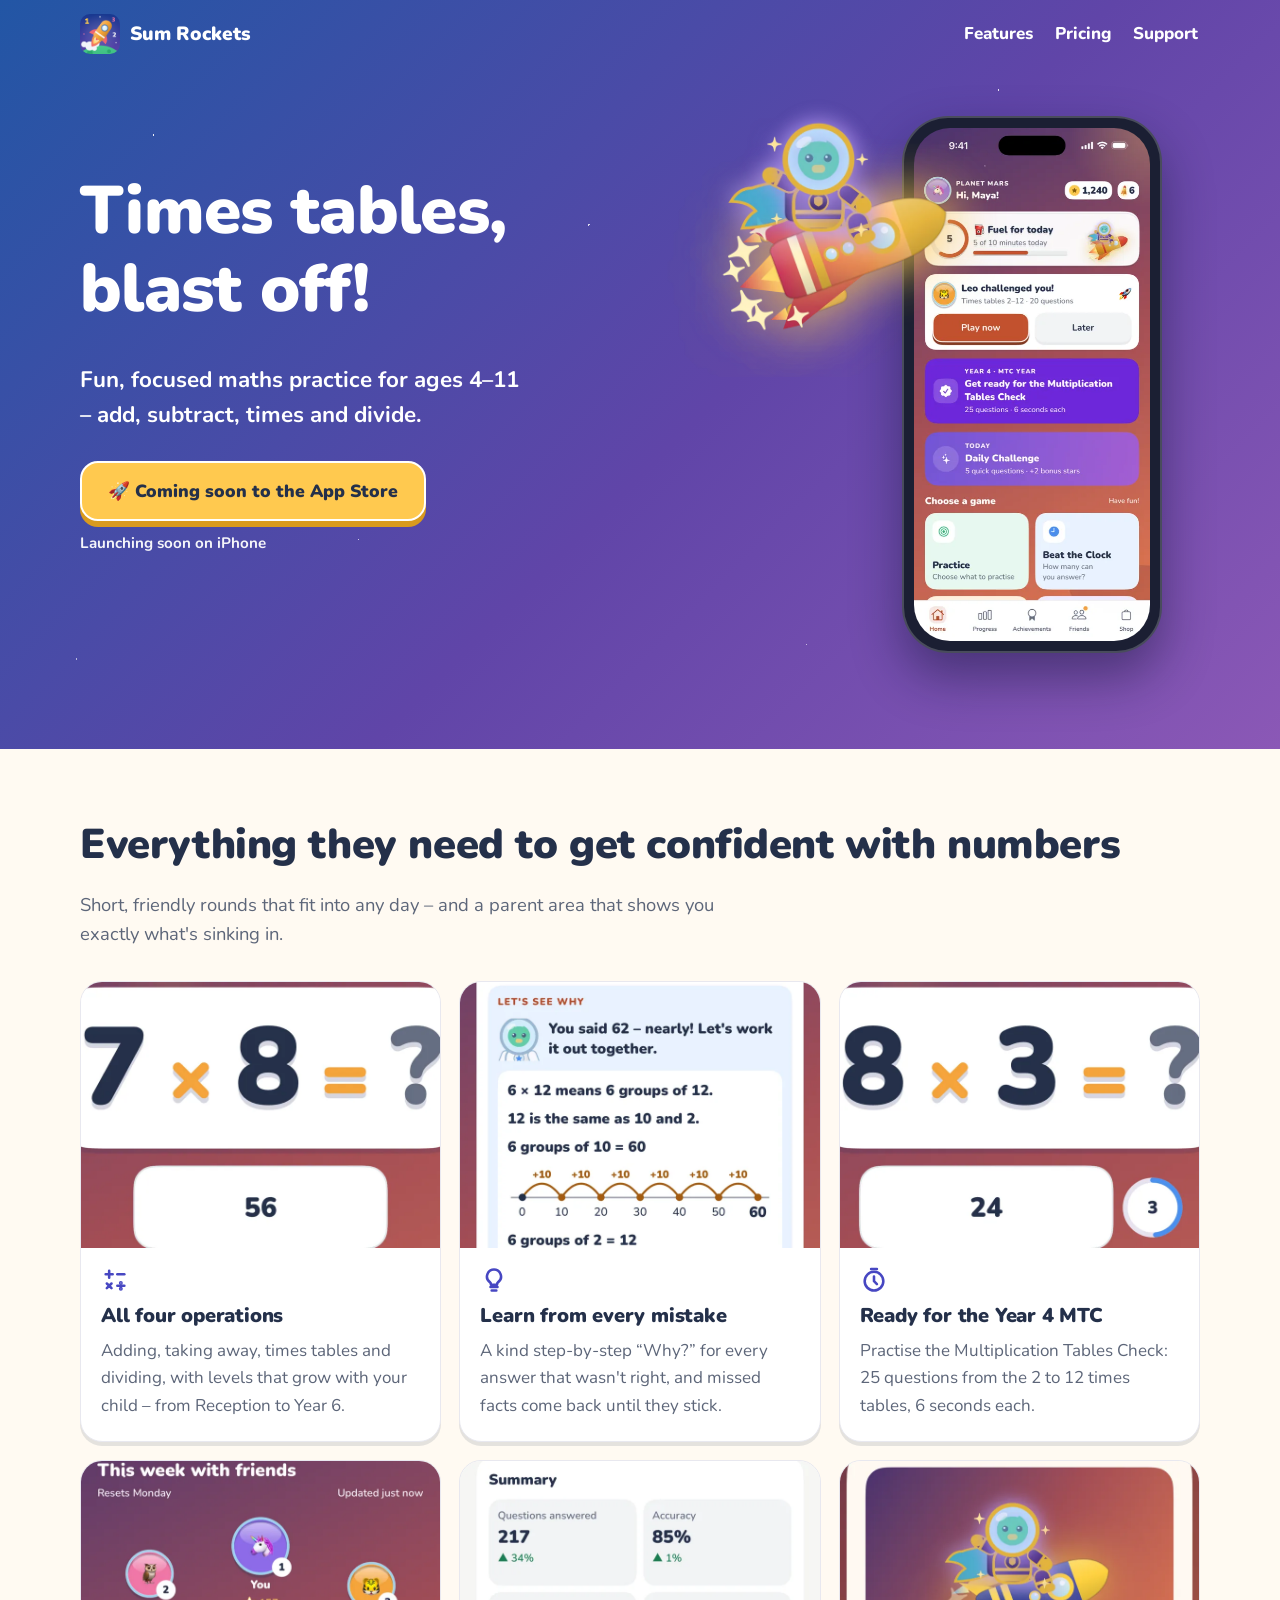
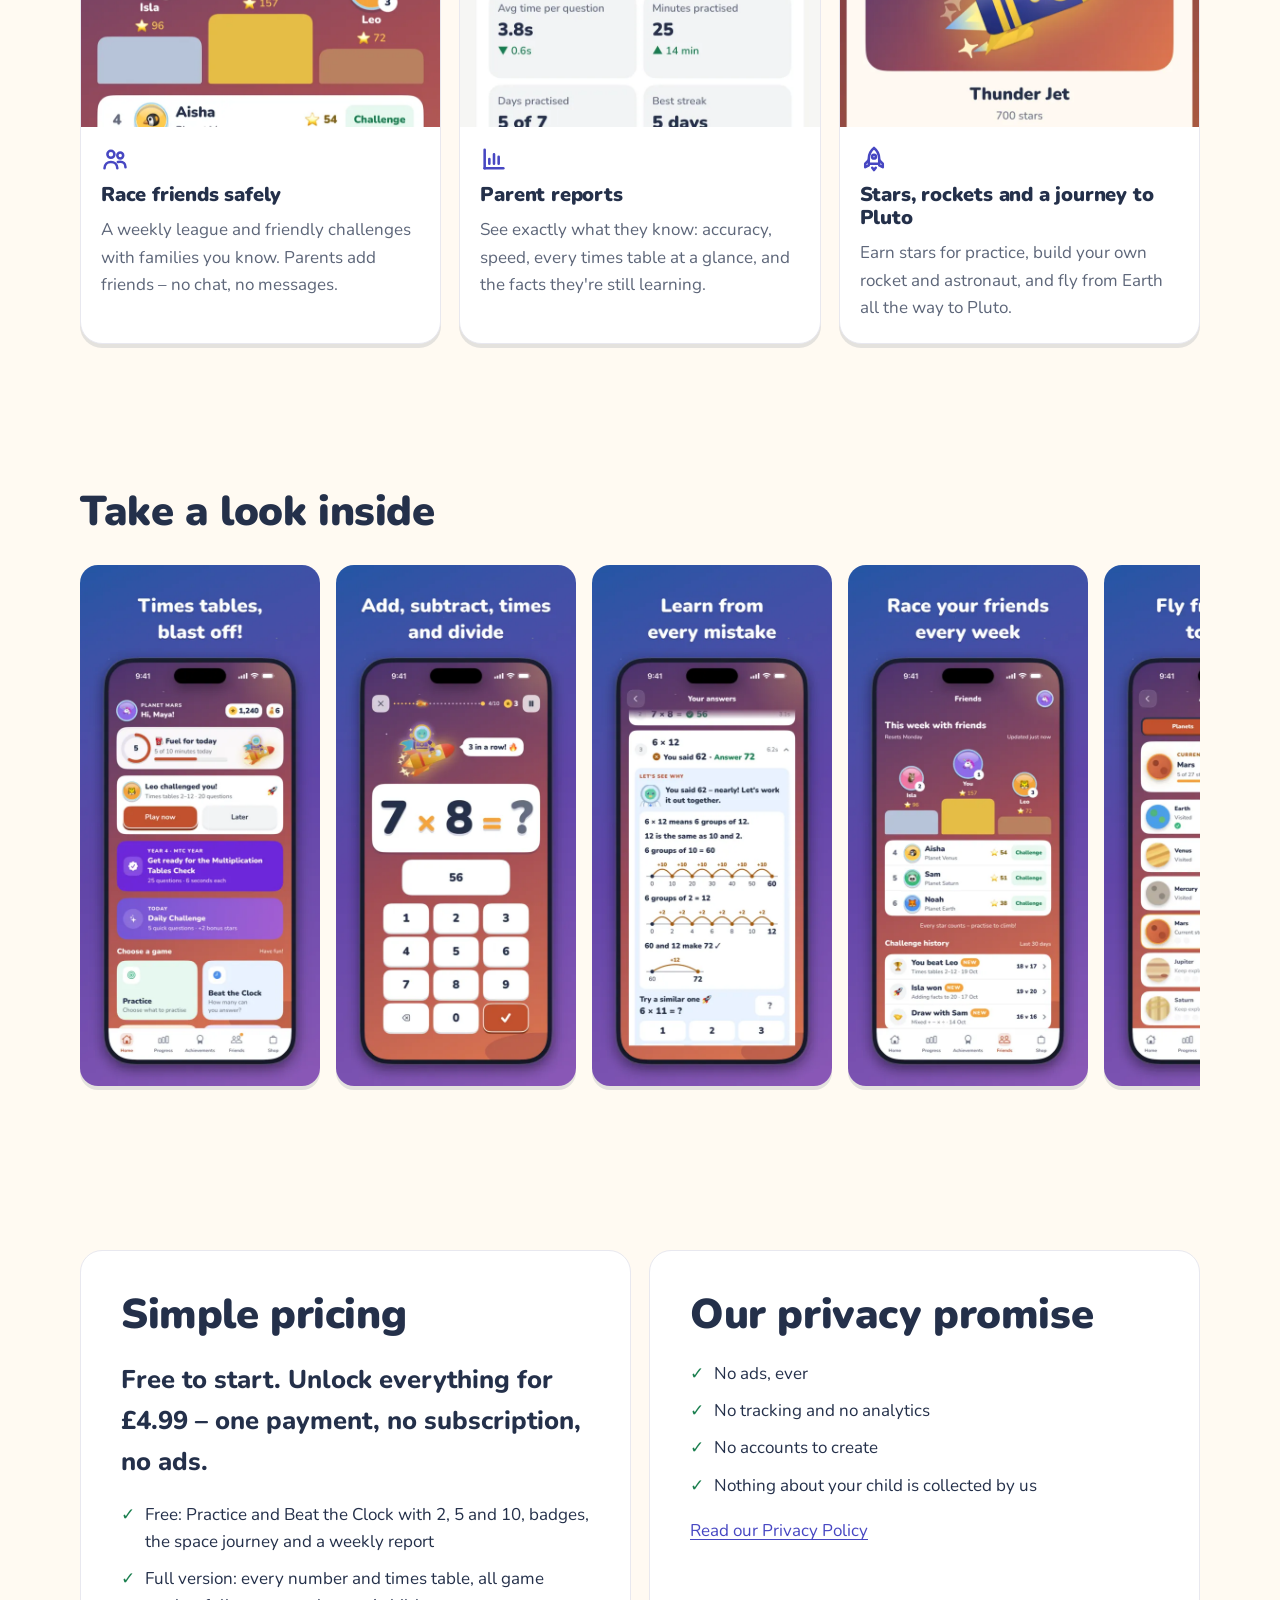
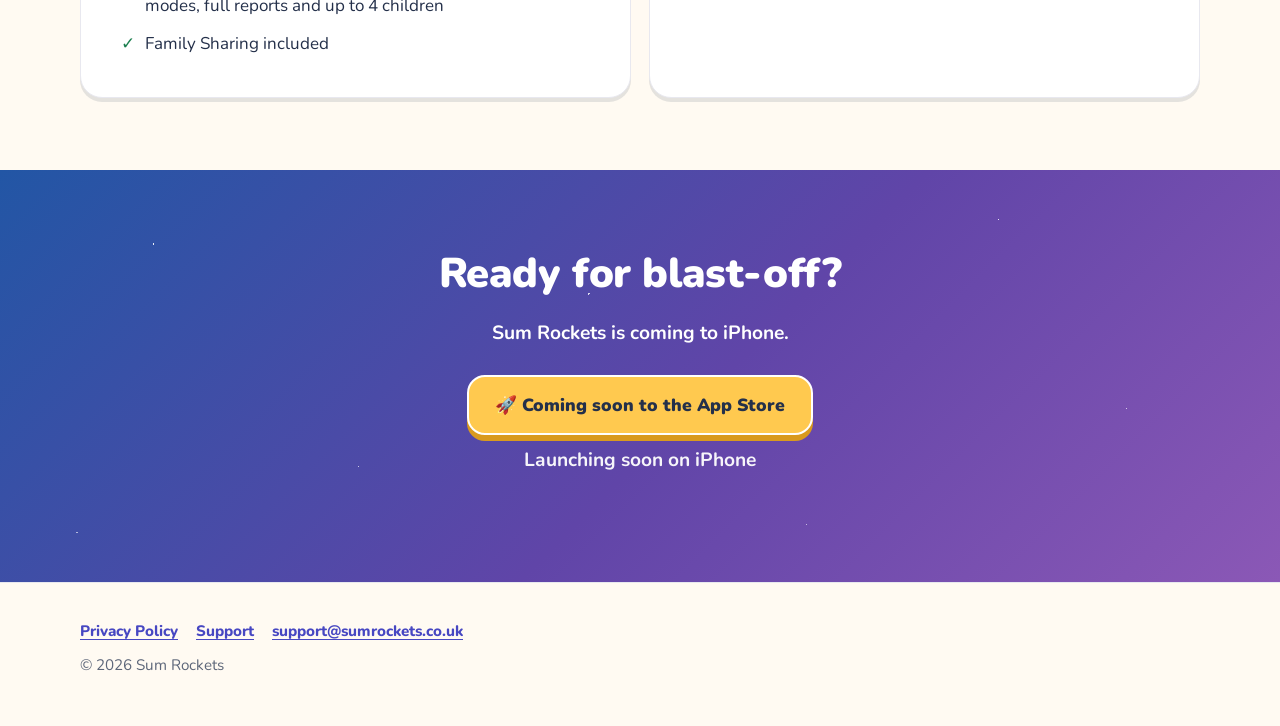
<file: index.html>
<!doctype html>
<html lang="en-GB">
<head>
  <meta charset="utf-8">
  <meta name="viewport" content="width=device-width, initial-scale=1">
  <title>Sum Rockets – times tables and maths practice for ages 4–11</title>
  <meta name="description" content="Fun, focused maths practice for ages 4–11: add, subtract, times and divide, step-by-step help with every mistake, and practice for the Year 4 Multiplication Tables Check. No ads, no tracking.">
  <link rel="canonical" href="https://www.sumrockets.co.uk/">
  <meta name="theme-color" content="#6045a8">
  <link rel="icon" type="image/png" sizes="32x32" href="/assets/icons/favicon-32.png">
  <link rel="icon" type="image/png" sizes="192x192" href="/assets/icons/icon-192.png">
  <link rel="apple-touch-icon" href="/assets/icons/apple-touch-icon.png">
  <meta property="og:type" content="website">
  <meta property="og:site_name" content="Sum Rockets">
  <meta property="og:title" content="Sum Rockets – Times tables, blast off!">
  <meta property="og:description" content="Fun, focused maths practice for ages 4–11 – add, subtract, times and divide.">
  <meta property="og:url" content="https://www.sumrockets.co.uk/">
  <meta property="og:image" content="https://www.sumrockets.co.uk/assets/img/og-image.jpg">
  <meta property="og:image:width" content="1200">
  <meta property="og:image:height" content="630">
  <meta property="og:image:alt" content="The Sum Rockets mascot flying a rocket beside three app screens">
  <meta name="twitter:card" content="summary_large_image">
  <meta name="twitter:title" content="Sum Rockets – Times tables, blast off!">
  <meta name="twitter:description" content="Fun, focused maths practice for ages 4–11 – add, subtract, times and divide.">
  <meta name="twitter:image" content="https://www.sumrockets.co.uk/assets/img/og-image.jpg">
  <link rel="preload" href="/assets/fonts/nunito.woff2" as="font" type="font/woff2" crossorigin>
  <link rel="stylesheet" href="/assets/css/site.css">
  <!-- LAUNCH: add <meta name="apple-itunes-app" content="app-id=ID"> here (see LAUNCH.md). -->
</head>
<body>
  <a class="skip-link" href="#main">Skip to content</a>

  <div class="space">
    <header class="site-header">
      <div class="wrap">
        <a class="brand" href="/"><img src="/assets/icons/icon-192.png" width="40" height="40" alt=""> Sum Rockets</a>
        <nav class="site-nav" aria-label="Main">
          <a href="#features">Features</a>
          <a href="#pricing">Pricing</a>
          <a href="/support/">Support</a>
        </nav>
      </div>
    </header>

    <section class="hero" aria-labelledby="hero-title">
      <div class="wrap hero__grid">
        <div class="hero__copy">
          <h1 id="hero-title">Times tables, blast off!</h1>
          <p class="lede">Fun, focused maths practice for <span class="nowrap">ages 4–11</span> – add, subtract, times and divide.</p>
          <div class="download" data-download>
            <a class="btn btn--soon" href="#download">🚀 Coming soon to the App Store</a>
            <p class="download__caption">Launching soon on iPhone</p>
          </div>
        </div>
        <div class="hero__art">
          <picture>
            <source srcset="/assets/img/mascot.webp" type="image/webp">
            <img class="hero__mascot" src="/assets/img/mascot.png" width="840" height="708" alt="The Sum Rockets mascot, a green bird astronaut, riding a rainbow rocket">
          </picture>
          <div class="phone">
            <picture>
              <source srcset="/assets/img/home.webp" type="image/webp">
              <img src="/assets/img/home.jpg" width="460" height="1000" alt="The Sum Rockets home screen: Maya's fuel for today, the Multiplication Tables Check card, the Daily Challenge and the game modes">
            </picture>
          </div>
        </div>
      </div>
    </section>
  </div>

  <main id="main">
    <section class="section" id="features" aria-labelledby="features-title">
      <div class="wrap">
        <h2 id="features-title">Everything they need to get confident with numbers</h2>
        <p class="section__intro">Short, friendly rounds that fit into any day – and a parent area that shows you exactly what's sinking in.</p>
        <div class="features">
          <article class="card">
            <div class="card__img"><picture><source srcset="/assets/img/cards/question.webp" type="image/webp"><img src="/assets/img/cards/question.jpg" width="760" height="564" loading="lazy" alt="The question 7 times 8 with 56 typed in the answer box"></picture></div>
            <div class="card__body">
              <svg class="card__icon" viewBox="0 0 24 24" width="28" height="28" aria-hidden="true" focusable="false" fill="none" stroke="currentColor" stroke-width="2.2" stroke-linecap="round" stroke-linejoin="round"><path d="M7 4v6M4 7h6"/><path d="M14 7h6"/><path d="M5 15l4 4M9 15l-4 4"/><path d="M14 17h6"/><circle cx="17" cy="14.5" r="0.6" fill="currentColor"/><circle cx="17" cy="19.5" r="0.6" fill="currentColor"/></svg>
              <h3>All four operations</h3>
              <p>Adding, taking away, times tables and dividing, with levels that grow with your child – from Reception to Year 6.</p>
            </div>
          </article>
          <article class="card">
            <div class="card__img"><picture><source srcset="/assets/img/cards/review.webp" type="image/webp"><img src="/assets/img/cards/review.jpg" width="760" height="564" loading="lazy" alt="A step-by-step explanation: you said 62, 6 times 12 means 6 groups of 12, with number-line hops of 10"></picture></div>
            <div class="card__body">
              <svg class="card__icon" viewBox="0 0 24 24" width="28" height="28" aria-hidden="true" focusable="false" fill="none" stroke="currentColor" stroke-width="2.2" stroke-linecap="round" stroke-linejoin="round"><path d="M9 18h6M10 21h4"/><path d="M12 3a6 6 0 0 0-3.6 10.8c.6.5 1 1.2 1 2V16h5.2v-.2c0-.8.4-1.5 1-2A6 6 0 0 0 12 3z"/></svg>
              <h3>Learn from every mistake</h3>
              <p>A kind step-by-step “Why?” for every answer that wasn't right, and missed facts come back until they stick.</p>
            </div>
          </article>
          <article class="card">
            <div class="card__img"><picture><source srcset="/assets/img/cards/mtc.webp" type="image/webp"><img src="/assets/img/cards/mtc.jpg" width="760" height="564" loading="lazy" alt="A Multiplication Tables Check question: 8 times 3, with 24 typed and 3 seconds left"></picture></div>
            <div class="card__body">
              <svg class="card__icon" viewBox="0 0 24 24" width="28" height="28" aria-hidden="true" focusable="false" fill="none" stroke="currentColor" stroke-width="2.2" stroke-linecap="round" stroke-linejoin="round"><circle cx="12" cy="13" r="8"/><path d="M12 9v4l2.5 2.5"/><path d="M9.5 2.5h5"/></svg>
              <h3>Ready for the Year 4 MTC</h3>
              <p>Practise the Multiplication Tables Check: 25 questions from the 2 to 12 times tables, 6 seconds each.</p>
            </div>
          </article>
          <article class="card">
            <div class="card__img"><picture><source srcset="/assets/img/cards/friends.webp" type="image/webp"><img src="/assets/img/cards/friends.jpg" width="760" height="564" loading="lazy" alt="The weekly friends league podium: You first with 157 stars, then Isla and Leo"></picture></div>
            <div class="card__body">
              <svg class="card__icon" viewBox="0 0 24 24" width="28" height="28" aria-hidden="true" focusable="false" fill="none" stroke="currentColor" stroke-width="2.2" stroke-linecap="round" stroke-linejoin="round"><circle cx="8.5" cy="8" r="3"/><circle cx="16.5" cy="9" r="2.5"/><path d="M3 20c0-3.3 2.5-5.5 5.5-5.5S14 16.7 14 20"/><path d="M14.5 14.6c.6-.2 1.3-.3 2-.3 2.6 0 4.5 1.9 4.5 4.7"/></svg>
              <h3>Race friends safely</h3>
              <p>A weekly league and friendly challenges with families you know. Parents add friends – no chat, no messages.</p>
            </div>
          </article>
          <article class="card">
            <div class="card__img"><picture><source srcset="/assets/img/cards/reports.webp" type="image/webp"><img src="/assets/img/cards/reports.jpg" width="760" height="564" loading="lazy" alt="The parent report summary: questions answered, accuracy, average time and minutes practised"></picture></div>
            <div class="card__body">
              <svg class="card__icon" viewBox="0 0 24 24" width="28" height="28" aria-hidden="true" focusable="false" fill="none" stroke="currentColor" stroke-width="2.2" stroke-linecap="round" stroke-linejoin="round"><path d="M4 20V4"/><path d="M4 20h16"/><path d="M8 16v-4M12 16V8M16 16v-6"/></svg>
              <h3>Parent reports</h3>
              <p>See exactly what they know: accuracy, speed, every times table at a glance, and the facts they're still learning.</p>
            </div>
          </article>
          <article class="card">
            <div class="card__img"><picture><source srcset="/assets/img/cards/shop.webp" type="image/webp"><img src="/assets/img/cards/shop.jpg" width="760" height="564" loading="lazy" alt="Trying on the Thunder Jet rocket in the Star Shop, 700 stars"></picture></div>
            <div class="card__body">
              <svg class="card__icon" viewBox="0 0 24 24" width="28" height="28" aria-hidden="true" focusable="false" fill="none" stroke="currentColor" stroke-width="2.2" stroke-linecap="round" stroke-linejoin="round"><path d="M12 2.5c3 2.3 4.5 5.6 4.5 9.5v4h-9v-4c0-3.9 1.5-7.2 4.5-9.5z"/><circle cx="12" cy="10" r="1.6"/><path d="M7.5 13l-3 3v3l3-1.5M16.5 13l3 3v3l-3-1.5"/><path d="M10.5 19.5l1.5 2 1.5-2"/></svg>
              <h3>Stars, rockets and a journey to Pluto</h3>
              <p>Earn stars for practice, build your own rocket and astronaut, and fly from Earth all the way to Pluto.</p>
            </div>
          </article>
        </div>
      </div>
    </section>

    <section class="section" aria-labelledby="screens-title">
      <div class="wrap">
        <h2 id="screens-title">Take a look inside</h2>
        <div class="strip" tabindex="0" role="region" aria-label="App screenshots – scroll sideways for more">
          <figure><picture><source srcset="/assets/img/screens/01-home.webp" type="image/webp"><img src="/assets/img/screens/01-home.jpg" width="506" height="1100" loading="lazy" alt="Times tables, blast off! The home screen"></picture></figure>
          <figure><picture><source srcset="/assets/img/screens/02-question.webp" type="image/webp"><img src="/assets/img/screens/02-question.jpg" width="506" height="1100" loading="lazy" alt="Add, subtract, times and divide: a question screen"></picture></figure>
          <figure><picture><source srcset="/assets/img/screens/03-review.webp" type="image/webp"><img src="/assets/img/screens/03-review.jpg" width="506" height="1100" loading="lazy" alt="Learn from every mistake: a step-by-step explanation"></picture></figure>
          <figure><picture><source srcset="/assets/img/screens/04-friends.webp" type="image/webp"><img src="/assets/img/screens/04-friends.jpg" width="506" height="1100" loading="lazy" alt="Race your friends every week: the friends league"></picture></figure>
          <figure><picture><source srcset="/assets/img/screens/05-journey.webp" type="image/webp"><img src="/assets/img/screens/05-journey.jpg" width="506" height="1100" loading="lazy" alt="Fly from Earth to Pluto: the space journey"></picture></figure>
          <figure><picture><source srcset="/assets/img/screens/06-shop.webp" type="image/webp"><img src="/assets/img/screens/06-shop.jpg" width="506" height="1100" loading="lazy" alt="Build your own rocket: the Star Shop"></picture></figure>
          <figure><picture><source srcset="/assets/img/screens/07-reports.webp" type="image/webp"><img src="/assets/img/screens/07-reports.jpg" width="506" height="1100" loading="lazy" alt="See exactly how they're doing: parent reports"></picture></figure>
          <figure><picture><source srcset="/assets/img/screens/08-mtc.webp" type="image/webp"><img src="/assets/img/screens/08-mtc.jpg" width="506" height="1100" loading="lazy" alt="Ready for the Year 4 MTC: practice check"></picture></figure>
        </div>
      </div>
    </section>

    <section class="section" id="pricing" aria-labelledby="pricing-title">
      <div class="wrap two-col">
        <div class="panel">
          <h2 id="pricing-title">Simple pricing</h2>
          <p class="price">Free to start. Unlock everything for £4.99 – one payment, no subscription, no ads.</p>
          <ul class="ticks">
            <li>Free: Practice and Beat the Clock with 2, 5 and 10, badges, the space journey and a weekly report</li>
            <li>Full version: every number and times table, all game modes, full reports and up to 4 children</li>
            <li>Family Sharing included</li>
          </ul>
        </div>
        <div class="panel" aria-labelledby="privacy-title">
          <h2 id="privacy-title">Our privacy promise</h2>
          <ul class="ticks">
            <li>No ads, ever</li>
            <li>No tracking and no analytics</li>
            <li>No accounts to create</li>
            <li>Nothing about your child is collected by us</li>
          </ul>
          <p style="margin:18px 0 0"><a href="/privacy/">Read our Privacy Policy</a></p>
        </div>
      </div>
    </section>
  </main>

  <section class="space cta" id="download" aria-labelledby="download-title">
    <div class="wrap">
      <h2 id="download-title">Ready for blast-off?</h2>
      <p>Sum Rockets is coming to iPhone.</p>
      <div class="download download--centre" data-download>
        <span class="btn btn--soon btn--static" role="text">🚀 Coming soon to the App Store</span>
        <p class="download__caption">Launching soon on iPhone</p>
      </div>
    </div>
  </section>

  <footer class="site-footer">
    <div class="wrap">
      <nav aria-label="Footer">
        <a href="/privacy/">Privacy Policy</a>
        <a href="/support/">Support</a>
        <a href="mailto:support@sumrockets.co.uk">support@sumrockets.co.uk</a>
      </nav>
      <p>© 2026 Sum Rockets</p>
      <p data-apple-trademark hidden>Apple, the Apple logo, iPhone and App Store are trademarks of Apple Inc., registered in the U.S. and other countries.</p>
    </div>
  </footer>

  <script>
    // ── Launch switch ─────────────────────────────────────────────────────
    // Empty before launch: shows our own "Coming soon" button.
    // At launch, set the numeric App Store ID (see LAUNCH.md) – both download
    // spots then show Apple's official badge (assets/badges/app-store-badge.svg,
    // unmodified) linking to the App Store, and the trademark line appears.
    const APP_STORE_ID = "";
    // ──────────────────────────────────────────────────────────────────────
    if (APP_STORE_ID) {
      const url = "https://apps.apple.com/gb/app/sum-rockets/id" + APP_STORE_ID;
      document.querySelectorAll("[data-download]").forEach(function (spot) {
        spot.innerHTML = '<a href="' + url + '"><img class="app-store-badge" src="/assets/badges/app-store-badge.svg" ' +
          'height="54" alt="Download on the App Store"></a>';
      });
      document.querySelectorAll("[data-apple-trademark]").forEach(function (line) { line.hidden = false; });
    }
  </script>
</body>
</html>
</file>
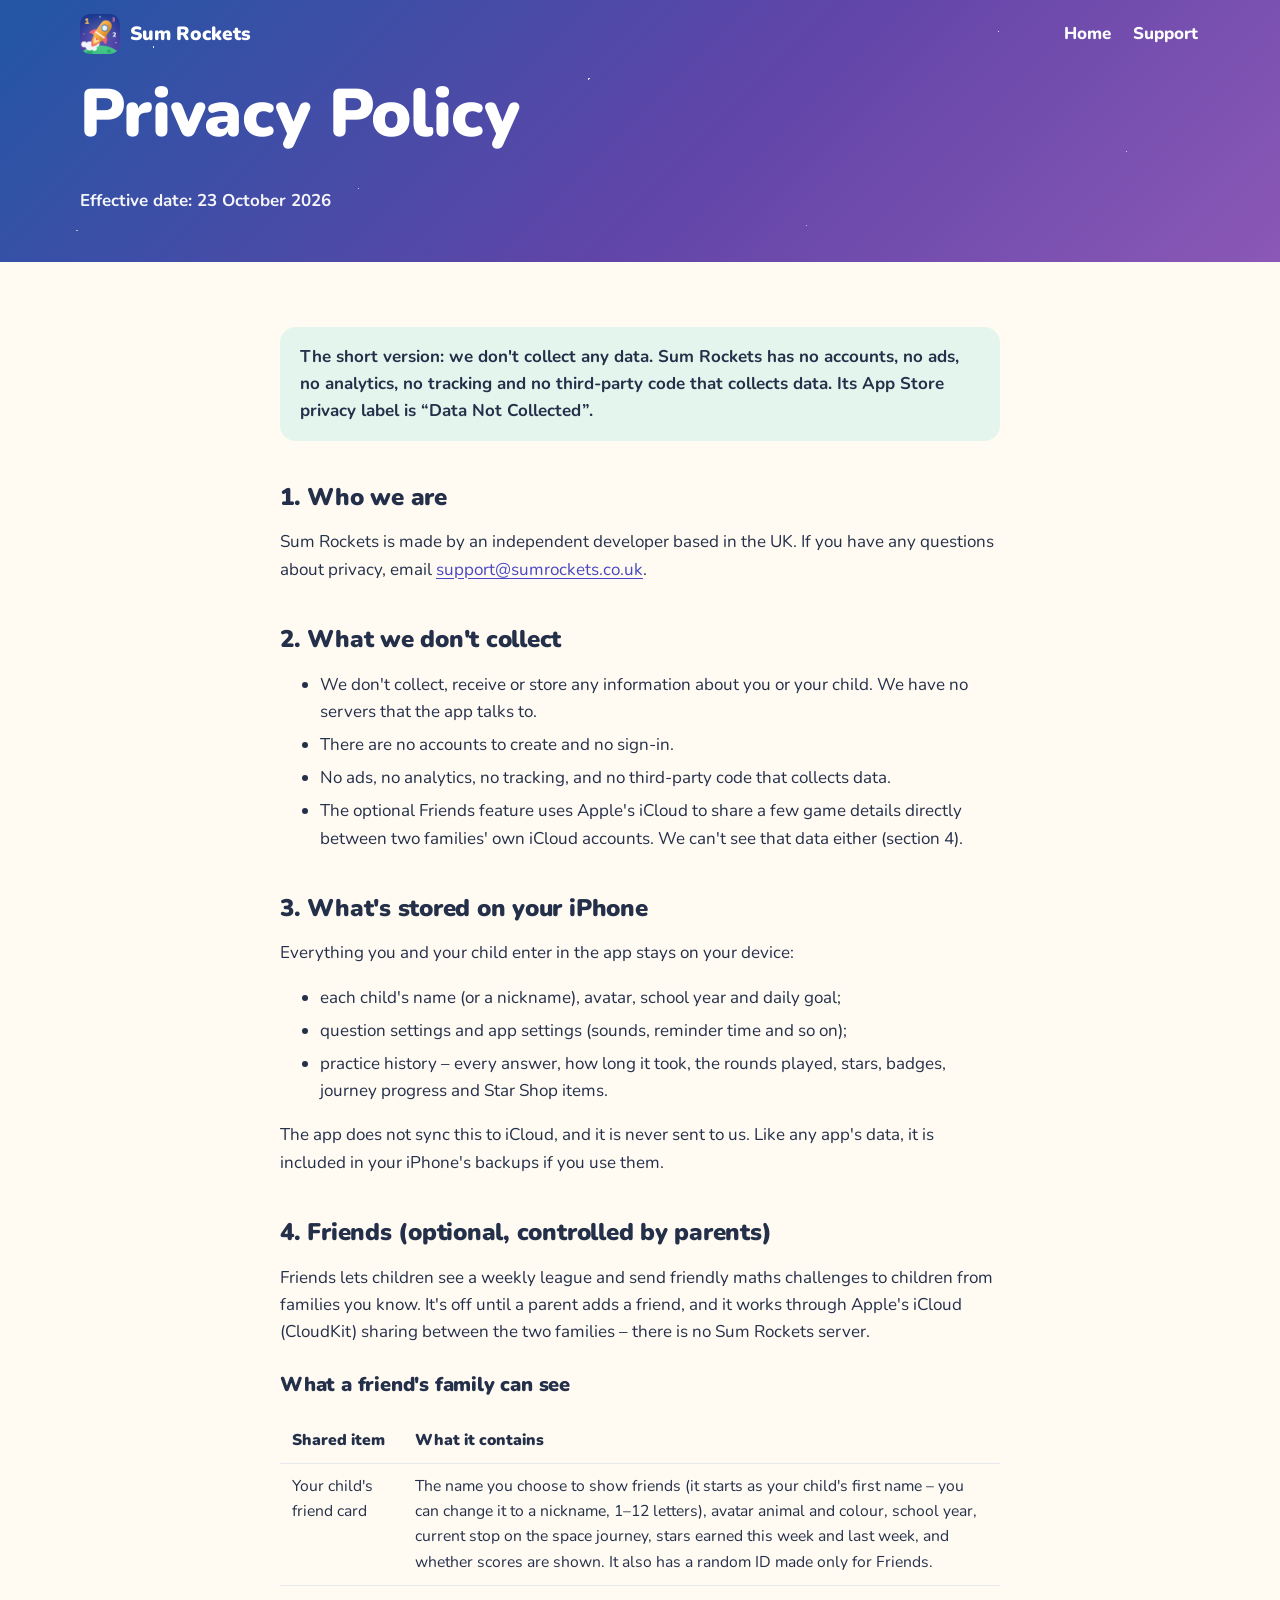
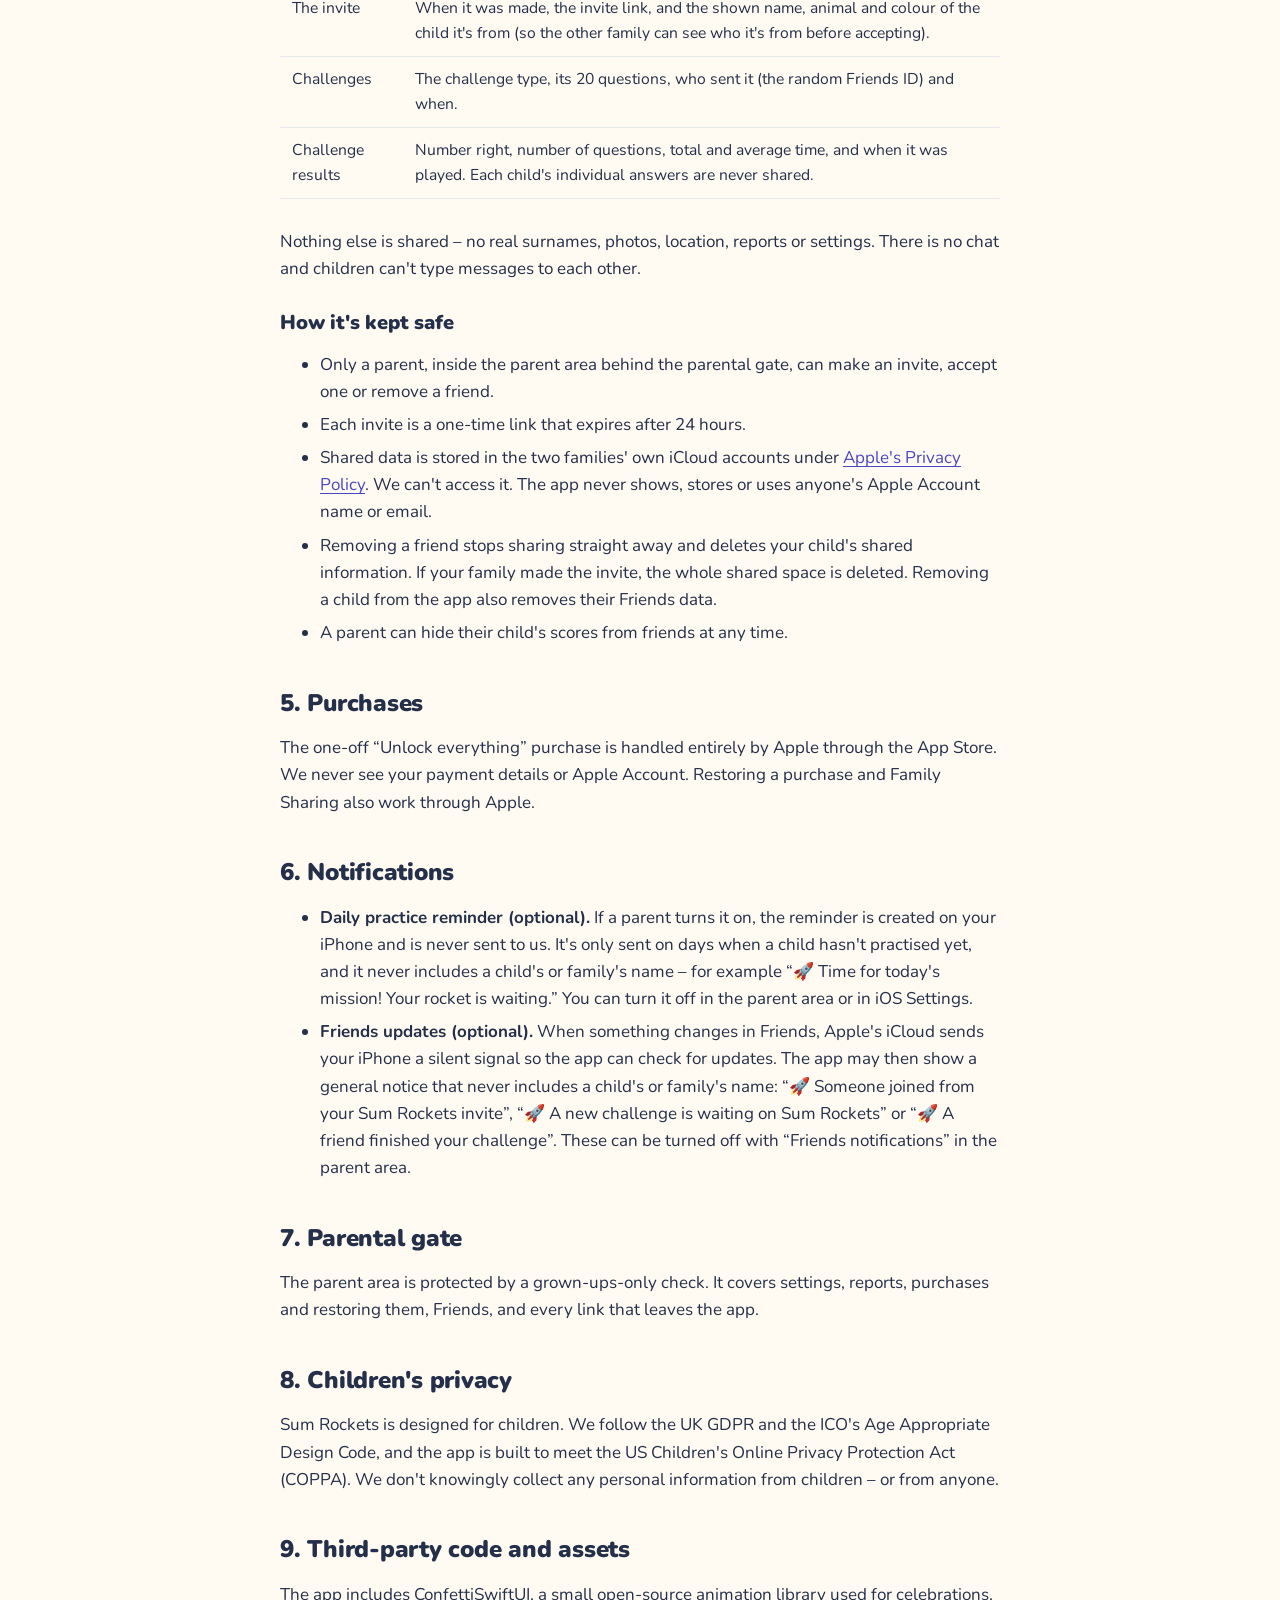
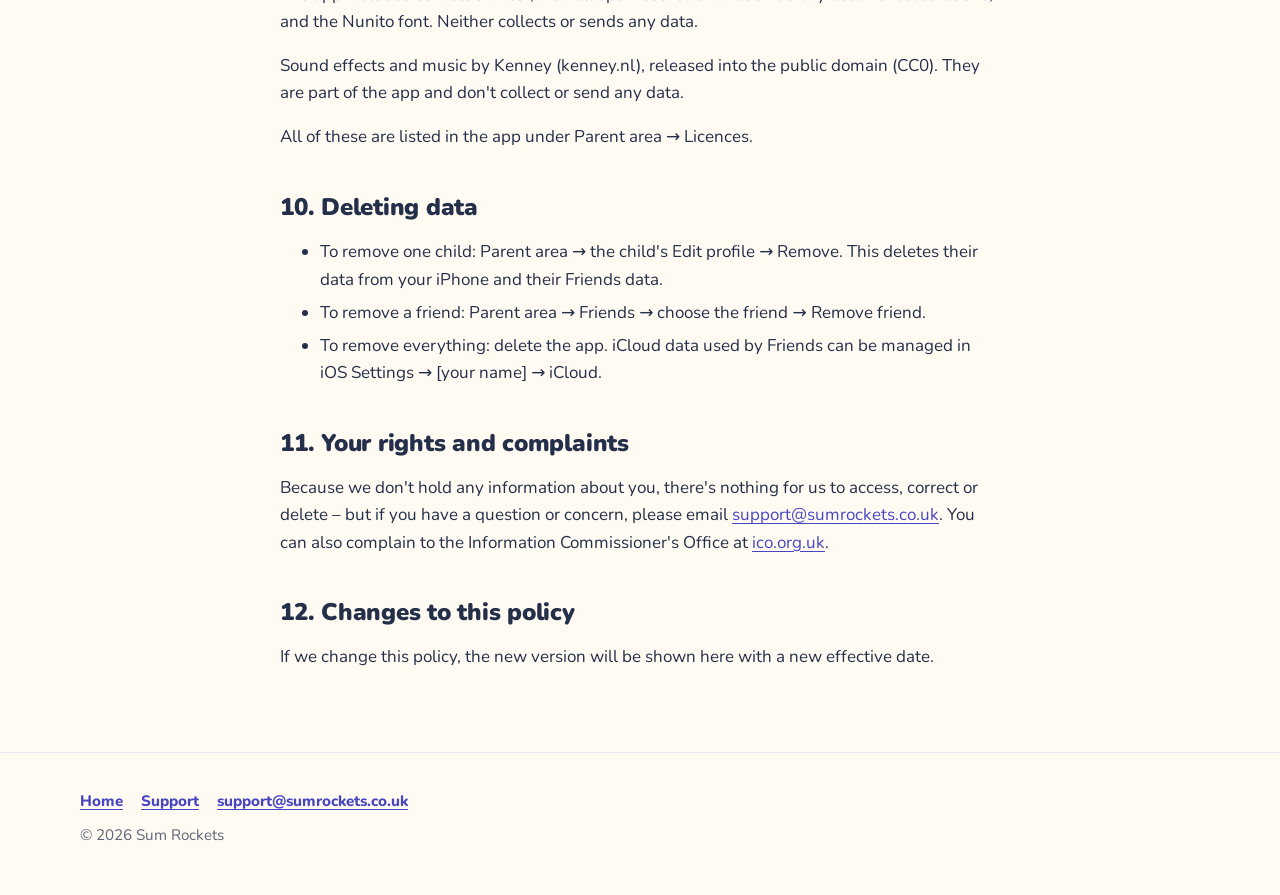
<file: privacy/index.html>
<!doctype html>
<html lang="en-GB">
<head>
  <meta charset="utf-8">
  <meta name="viewport" content="width=device-width, initial-scale=1">
  <title>Privacy Policy – Sum Rockets</title>
  <meta name="description" content="Sum Rockets doesn't collect any data. No accounts, no ads, no analytics, no tracking. Here's exactly what stays on your iPhone and what Friends shares through iCloud.">
  <link rel="canonical" href="https://www.sumrockets.co.uk/privacy/">
  <meta name="theme-color" content="#6045a8">
  <link rel="icon" type="image/png" sizes="32x32" href="/assets/icons/favicon-32.png">
  <link rel="apple-touch-icon" href="/assets/icons/apple-touch-icon.png">
  <meta property="og:type" content="website">
  <meta property="og:site_name" content="Sum Rockets">
  <meta property="og:title" content="Privacy Policy – Sum Rockets">
  <meta property="og:description" content="We don't collect any data. No accounts, no ads, no analytics, no tracking.">
  <meta property="og:url" content="https://www.sumrockets.co.uk/privacy/">
  <meta property="og:image" content="https://www.sumrockets.co.uk/assets/img/og-image.jpg">
  <meta name="twitter:card" content="summary_large_image">
  <meta name="twitter:image" content="https://www.sumrockets.co.uk/assets/img/og-image.jpg">
  <link rel="preload" href="/assets/fonts/nunito.woff2" as="font" type="font/woff2" crossorigin>
  <link rel="stylesheet" href="/assets/css/site.css">
  <!-- LAUNCH: add <meta name="apple-itunes-app" content="app-id=ID"> here (see LAUNCH.md). -->
</head>
<body>
  <a class="skip-link" href="#main">Skip to content</a>
  <div class="space">
    <header class="site-header">
      <div class="wrap">
        <a class="brand" href="/"><img src="/assets/icons/icon-192.png" width="40" height="40" alt=""> Sum Rockets</a>
        <nav class="site-nav" aria-label="Main">
          <a href="/">Home</a>
          <a href="/support/">Support</a>
        </nav>
      </div>
    </header>
    <div class="page-head">
      <div class="wrap">
        <h1>Privacy Policy</h1>
        <p>Effective date: 23 October 2026</p>
      </div>
    </div>
  </div>

  <main id="main" class="wrap prose">
    <p class="callout">The short version: we don't collect any data. Sum Rockets has no accounts, no ads, no analytics, no tracking and no third-party code that collects data. Its App Store privacy label is “Data Not Collected”.</p>

    <h2>1. Who we are</h2>
    <p>Sum Rockets is made by an independent developer based in the UK. If you have any questions about privacy, email <a href="mailto:support@sumrockets.co.uk">support@sumrockets.co.uk</a>.</p>

    <h2>2. What we don't collect</h2>
    <ul>
      <li>We don't collect, receive or store any information about you or your child. We have no servers that the app talks to.</li>
      <li>There are no accounts to create and no sign-in.</li>
      <li>No ads, no analytics, no tracking, and no third-party code that collects data.</li>
      <li>The optional Friends feature uses Apple's iCloud to share a few game details directly between two families' own iCloud accounts. We can't see that data either (section 4).</li>
    </ul>

    <h2>3. What's stored on your iPhone</h2>
    <p>Everything you and your child enter in the app stays on your device:</p>
    <ul>
      <li>each child's name (or a nickname), avatar, school year and daily goal;</li>
      <li>question settings and app settings (sounds, reminder time and so on);</li>
      <li>practice history – every answer, how long it took, the rounds played, stars, badges, journey progress and Star Shop items.</li>
    </ul>
    <p>The app does not sync this to iCloud, and it is never sent to us. Like any app's data, it is included in your iPhone's backups if you use them.</p>

    <h2>4. Friends (optional, controlled by parents)</h2>
    <p>Friends lets children see a weekly league and send friendly maths challenges to children from families you know. It's off until a parent adds a friend, and it works through Apple's iCloud (CloudKit) sharing between the two families – there is no Sum Rockets server.</p>
    <h3>What a friend's family can see</h3>
    <div class="table-scroll">
      <table>
        <thead><tr><th scope="col">Shared item</th><th scope="col">What it contains</th></tr></thead>
        <tbody>
          <tr><td>Your child's friend card</td><td>The name you choose to show friends (it starts as your child's first name – you can change it to a nickname, 1–12 letters), avatar animal and colour, school year, current stop on the space journey, stars earned this week and last week, and whether scores are shown. It also has a random ID made only for Friends.</td></tr>
          <tr><td>The invite</td><td>When it was made, the invite link, and the shown name, animal and colour of the child it's from (so the other family can see who it's from before accepting).</td></tr>
          <tr><td>Challenges</td><td>The challenge type, its 20 questions, who sent it (the random Friends ID) and when.</td></tr>
          <tr><td>Challenge results</td><td>Number right, number of questions, total and average time, and when it was played. Each child's individual answers are never shared.</td></tr>
        </tbody>
      </table>
    </div>
    <p>Nothing else is shared – no real surnames, photos, location, reports or settings. There is no chat and children can't type messages to each other.</p>
    <h3>How it's kept safe</h3>
    <ul>
      <li>Only a parent, inside the parent area behind the parental gate, can make an invite, accept one or remove a friend.</li>
      <li>Each invite is a one-time link that expires after 24 hours.</li>
      <li>Shared data is stored in the two families' own iCloud accounts under <a href="https://www.apple.com/legal/privacy/">Apple's Privacy Policy</a>. We can't access it. The app never shows, stores or uses anyone's Apple Account name or email.</li>
      <li>Removing a friend stops sharing straight away and deletes your child's shared information. If your family made the invite, the whole shared space is deleted. Removing a child from the app also removes their Friends data.</li>
      <li>A parent can hide their child's scores from friends at any time.</li>
    </ul>

    <h2>5. Purchases</h2>
    <p>The one-off “Unlock everything” purchase is handled entirely by Apple through the App Store. We never see your payment details or Apple Account. Restoring a purchase and Family Sharing also work through Apple.</p>

    <h2>6. Notifications</h2>
    <ul>
      <li><strong>Daily practice reminder (optional).</strong> If a parent turns it on, the reminder is created on your iPhone and is never sent to us. It's only sent on days when a child hasn't practised yet, and it never includes a child's or family's name – for example “🚀 Time for today's mission! Your rocket is waiting.” You can turn it off in the parent area or in iOS Settings.</li>
      <li><strong>Friends updates (optional).</strong> When something changes in Friends, Apple's iCloud sends your iPhone a silent signal so the app can check for updates. The app may then show a general notice that never includes a child's or family's name: “🚀 Someone joined from your Sum Rockets invite”, “🚀 A new challenge is waiting on Sum Rockets” or “🚀 A friend finished your challenge”. These can be turned off with “Friends notifications” in the parent area.</li>
    </ul>

    <h2>7. Parental gate</h2>
    <p>The parent area is protected by a grown-ups-only check. It covers settings, reports, purchases and restoring them, Friends, and every link that leaves the app.</p>

    <h2>8. Children's privacy</h2>
    <p>Sum Rockets is designed for children. We follow the UK GDPR and the ICO's Age Appropriate Design Code, and the app is built to meet the US Children's Online Privacy Protection Act (COPPA). We don't knowingly collect any personal information from children – or from anyone.</p>

    <h2>9. Third-party code and assets</h2>
    <p>The app includes ConfettiSwiftUI, a small open-source animation library used for celebrations, and the Nunito font. Neither collects or sends any data.</p>
    <p>Sound effects and music by Kenney (kenney.nl), released into the public domain (CC0). They are part of the app and don't collect or send any data.</p>
    <p>All of these are listed in the app under Parent area → Licences.</p>

    <h2>10. Deleting data</h2>
    <ul>
      <li>To remove one child: Parent area → the child's Edit profile → Remove. This deletes their data from your iPhone and their Friends data.</li>
      <li>To remove a friend: Parent area → Friends → choose the friend → Remove friend.</li>
      <li>To remove everything: delete the app. iCloud data used by Friends can be managed in iOS Settings → [your name] → iCloud.</li>
    </ul>

    <h2>11. Your rights and complaints</h2>
    <p>Because we don't hold any information about you, there's nothing for us to access, correct or delete – but if you have a question or concern, please email <a href="mailto:support@sumrockets.co.uk">support@sumrockets.co.uk</a>. You can also complain to the Information Commissioner's Office at <a href="https://ico.org.uk">ico.org.uk</a>.</p>

    <h2>12. Changes to this policy</h2>
    <p>If we change this policy, the new version will be shown here with a new effective date.</p>
  </main>

  <footer class="site-footer">
    <div class="wrap">
      <nav aria-label="Footer">
        <a href="/">Home</a>
        <a href="/support/">Support</a>
        <a href="mailto:support@sumrockets.co.uk">support@sumrockets.co.uk</a>
      </nav>
      <p>© 2026 Sum Rockets</p>
    </div>
  </footer>
</body>
</html>
</file>
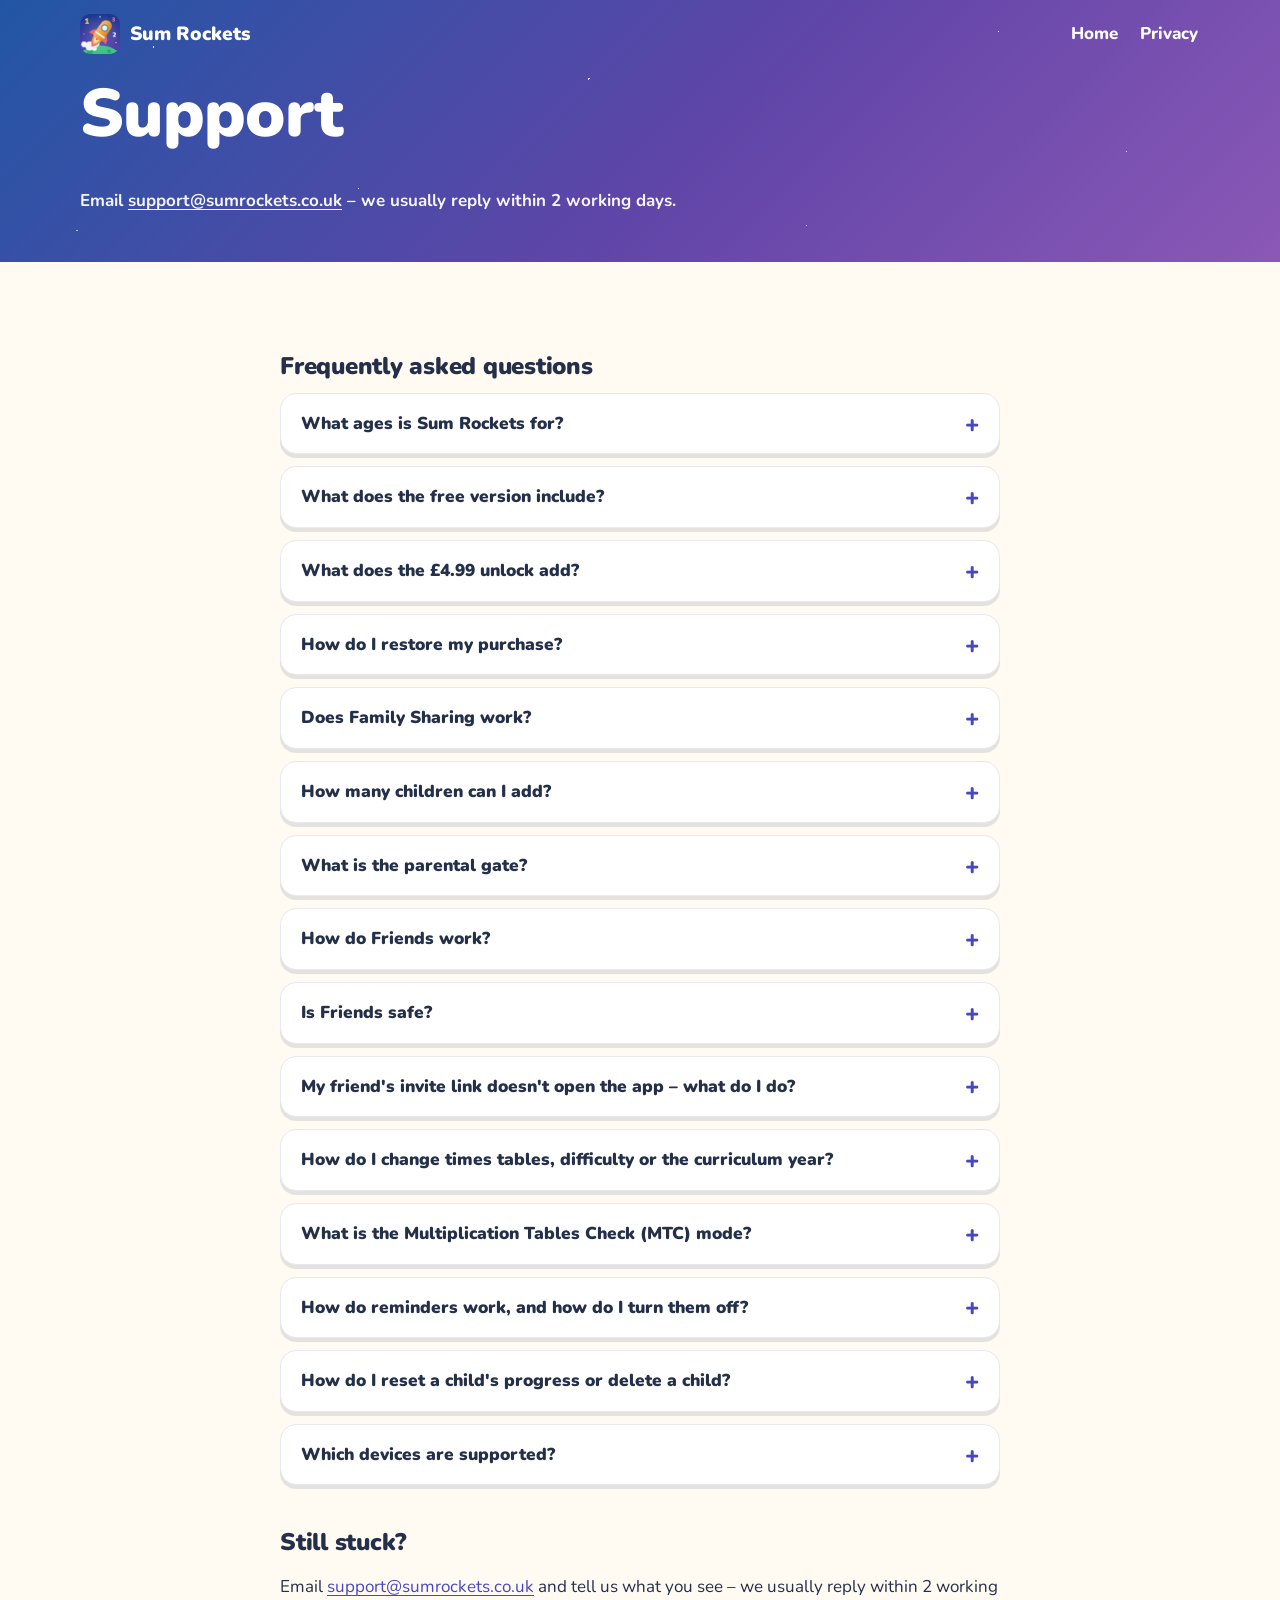
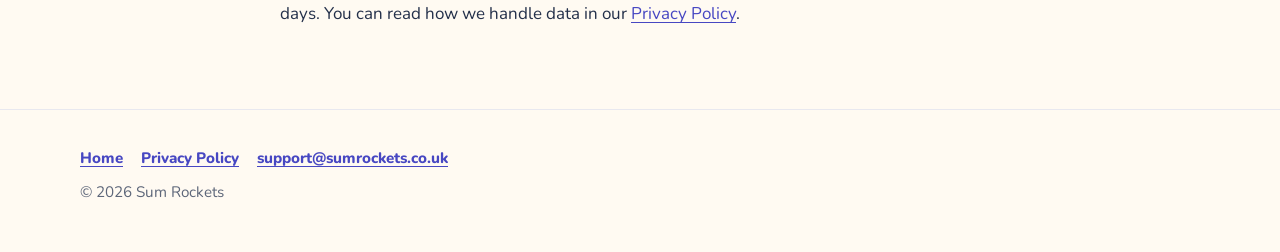
<file: support/index.html>
<!doctype html>
<html lang="en-GB">
<head>
  <meta charset="utf-8">
  <meta name="viewport" content="width=device-width, initial-scale=1">
  <title>Support – Sum Rockets</title>
  <meta name="description" content="Help with Sum Rockets: the free and full versions, restoring purchases, Friends, settings, the Multiplication Tables Check mode and reminders.">
  <link rel="canonical" href="https://www.sumrockets.co.uk/support/">
  <meta name="theme-color" content="#6045a8">
  <link rel="icon" type="image/png" sizes="32x32" href="/assets/icons/favicon-32.png">
  <link rel="apple-touch-icon" href="/assets/icons/apple-touch-icon.png">
  <meta property="og:type" content="website">
  <meta property="og:site_name" content="Sum Rockets">
  <meta property="og:title" content="Support – Sum Rockets">
  <meta property="og:description" content="Answers to common questions, and how to contact us.">
  <meta property="og:url" content="https://www.sumrockets.co.uk/support/">
  <meta property="og:image" content="https://www.sumrockets.co.uk/assets/img/og-image.jpg">
  <meta name="twitter:card" content="summary_large_image">
  <meta name="twitter:image" content="https://www.sumrockets.co.uk/assets/img/og-image.jpg">
  <link rel="preload" href="/assets/fonts/nunito.woff2" as="font" type="font/woff2" crossorigin>
  <link rel="stylesheet" href="/assets/css/site.css">
  <!-- LAUNCH: add <meta name="apple-itunes-app" content="app-id=ID"> here (see LAUNCH.md). -->
</head>
<body>
  <a class="skip-link" href="#main">Skip to content</a>
  <div class="space">
    <header class="site-header">
      <div class="wrap">
        <a class="brand" href="/"><img src="/assets/icons/icon-192.png" width="40" height="40" alt=""> Sum Rockets</a>
        <nav class="site-nav" aria-label="Main">
          <a href="/">Home</a>
          <a href="/privacy/">Privacy</a>
        </nav>
      </div>
    </header>
    <div class="page-head">
      <div class="wrap">
        <h1>Support</h1>
        <p>Email <a href="mailto:support@sumrockets.co.uk">support@sumrockets.co.uk</a> – we usually reply within 2 working days.</p>
      </div>
    </div>
  </div>

  <main id="main" class="wrap prose faq">
    <h2>Frequently asked questions</h2>

    <details>
      <summary>What ages is Sum Rockets for?</summary>
      <div class="answer"><p>Ages 4–11, from Reception to Year 6. When you add a child you choose their school year, and the app sets up recommended questions for that year – you can change them at any time.</p></div>
    </details>

    <details>
      <summary>What does the free version include?</summary>
      <div class="answer">
        <ul>
          <li>Practice and Beat the Clock</li>
          <li>Adding, taking away, times and dividing with 2, 5 and 10 (including the 2×, 5× and 10× tables)</li>
          <li>Badges, the space journey and the Progress tab</li>
          <li>Star Shop rockets, suits and backgrounds up to 700 stars</li>
          <li>A weekly summary report for parents</li>
          <li>Up to 2 children, and Friends</li>
        </ul>
      </div>
    </details>

    <details>
      <summary>What does the £4.99 unlock add?</summary>
      <div class="answer">
        <p>One payment unlocks everything, for good – no subscription and no ads:</p>
        <ul>
          <li>Every number for + − × ÷, and all times tables 1× to 20×</li>
          <li>Bigger + and − levels: 2-digit ± 2-digit and 3-digit ± ones, tens or hundreds</li>
          <li>Speed Round, MTC Check, Fix-It Round and Daily Challenge</li>
          <li>Up to 4 children (2 in the free version)</li>
          <li>Column layout and Speed Round timer settings</li>
          <li>Full progress reports</li>
          <li>Every avatar, plus the top 3 rockets, suits and backgrounds (800–1,000 stars)</li>
        </ul>
      </div>
    </details>

    <details>
      <summary>How do I restore my purchase?</summary>
      <div class="answer"><p>Open the parent area, then General settings → <strong>Restore Purchase</strong> (it's also on the unlock screen). Make sure you're signed in with the same Apple Account you bought it with.</p></div>
    </details>

    <details>
      <summary>Does Family Sharing work?</summary>
      <div class="answer"><p>Yes. If you use Family Sharing with purchase sharing turned on, everyone in your family group gets the full version on their own iPhone. If a child's iPhone uses Ask to Buy, the app shows “Waiting for approval from a parent or guardian” and unlocks automatically once it's approved.</p></div>
    </details>

    <details>
      <summary>How many children can I add?</summary>
      <div class="answer"><p>Up to 2 children in the free version and up to 4 with the full version. Add a child from the parent area with “+ Add child”.</p></div>
    </details>

    <details>
      <summary>What is the parental gate?</summary>
      <div class="answer"><p>A quick grown-ups-only check: the app shows a number in words (for example “fifty-seven”) and you type it in digits. It protects the parent area – settings, reports, purchases, Friends and any links that leave the app – so children can't change things by accident.</p></div>
    </details>

    <details>
      <summary>How do Friends work?</summary>
      <div class="answer">
        <p>Friends lets your child race children from families you know in a weekly league and send friendly maths challenges (20 questions, the same for both). It uses Apple's iCloud – both phones need to be signed in to iCloud.</p>
        <ul>
          <li><strong>Invite a family:</strong> Parent area → Friends → choose your child → <strong>Add a friend</strong>. Show the code to the other parent, or tap “Share invite link”. Each code works once and expires after 24 hours.</li>
          <li><strong>Accept an invite:</strong> open the link the other parent sent you, or go to Parent area → Friends → <strong>Scan a friend's code</strong>. Choose your child and accept – that's it, no second approval.</li>
          <li><strong>Remove a friend:</strong> Parent area → Friends → tap the friend → <strong>Remove friend</strong>. You'll both disappear from each other's friends list.</li>
        </ul>
      </div>
    </details>

    <details>
      <summary>Is Friends safe?</summary>
      <div class="answer"><p>Yes. Only a parent, behind the parental gate, can invite, accept or remove a friend. There's no chat and children can't type messages to each other. Friends see only the name you choose to show (a nickname is fine), the avatar, year group, journey stop, weekly stars and challenge scores – and you can hide your child's scores at any time. See our <a href="/privacy/">Privacy Policy</a> for exactly what's shared.</p></div>
    </details>

    <details>
      <summary>My friend's invite link doesn't open the app – what do I do?</summary>
      <div class="answer">
        <ul>
          <li>Open the link on the iPhone that has Sum Rockets installed, and make sure the app is up to date and the iPhone is signed in to iCloud.</li>
          <li>Or copy the link, then in Sum Rockets go to Parent area → Friends → Scan a friend's code → <strong>Open an invite link instead</strong> and paste it.</li>
          <li>Each invite works once and expires after 24 hours. If the app says “This code has expired” or “This code has already been used”, ask the other parent for a new one.</li>
          <li>If it says “Friends needs iCloud”, sign in to iCloud in iOS Settings.</li>
        </ul>
      </div>
    </details>

    <details>
      <summary>How do I change times tables, difficulty or the curriculum year?</summary>
      <div class="answer"><p>Open the parent area and tap <strong>Question Settings</strong> on your child's card. You can choose the operations, which times tables (and whether they go up to 12× or 20×), the mental-maths levels for + and −, carrying and borrowing, the question format and layout, and how many questions are in a round – or tap “Use recommended for” your child's year. Edit profile changes their school year. The “Let your child pick what to practise” switch on your child's dashboard card (it shows their name) lets them choose within your settings.</p></div>
    </details>

    <details>
      <summary>What is the Multiplication Tables Check (MTC) mode?</summary>
      <div class="answer"><p>In England, children in Year 4 take the Multiplication Tables Check: 25 times-table questions from the 2 to 12 times tables, with 6 seconds to answer each. Sum Rockets' MTC Check (full version) practises exactly that format, without right/wrong feedback during the check, then shows the results – and Reports shows how ready your child is.</p></div>
    </details>

    <details>
      <summary>How do reminders work, and how do I turn them off?</summary>
      <div class="answer"><p>The daily practice reminder is a friendly nudge at a time you choose (6 PM to start with). It's only sent on days when a child hasn't practised yet, and it never shows a child's name on the lock screen – just “🚀 Time for today's mission! Your rocket is waiting.” Turn it on or off, and change the time, in Parent area → General settings → Daily practice reminder – or turn off Sum Rockets notifications in iOS Settings.</p></div>
    </details>

    <details>
      <summary>How do I reset a child's progress or delete a child?</summary>
      <div class="answer">
        <ul>
          <li><strong>Restart the space journey:</strong> Parent area → Edit profile → <strong>Reset journey</strong>. They start again from Earth; stars, badges and settings stay.</li>
          <li><strong>Delete a child:</strong> Parent area → Edit profile → <strong>Remove</strong>. Their progress, badges and stars are deleted (and their Friends data). This can't be undone.</li>
          <li>To start completely afresh, remove the child and add them again.</li>
        </ul>
      </div>
    </details>

    <details>
      <summary>Which devices are supported?</summary>
      <div class="answer"><p>iPhone with iOS 18 or later.</p></div>
    </details>

    <h2>Still stuck?</h2>
    <p>Email <a href="mailto:support@sumrockets.co.uk">support@sumrockets.co.uk</a> and tell us what you see – we usually reply within 2 working days. You can read how we handle data in our <a href="/privacy/">Privacy Policy</a>.</p>
  </main>

  <footer class="site-footer">
    <div class="wrap">
      <nav aria-label="Footer">
        <a href="/">Home</a>
        <a href="/privacy/">Privacy Policy</a>
        <a href="mailto:support@sumrockets.co.uk">support@sumrockets.co.uk</a>
      </nav>
      <p>© 2026 Sum Rockets</p>
    </div>
  </footer>
</body>
</html>
</file>
<file: assets/css/site.css>
/* Sum Rockets – one stylesheet for every page. No external fonts, no
   frameworks. Colours are the app's own (Theme.swift, SpaceBackground). */

@font-face {
  font-family: "Nunito";
  src: url("/assets/fonts/nunito.woff2") format("woff2");
  font-weight: 200 1000;
  font-style: normal;
  font-display: swap;
}

:root {
  --space-1: #2256a5;
  --space-2: #6045a8;
  --space-3: #8b58b6;
  --ink: #24304a;
  --muted: #5d6679;
  --cream: #fffaf2;
  --card: #ffffff;
  --line: #e8e8ef;
  --brand: #5b5bd6;
  --brand-edge: #3d3da8;
  --brand-text: #4747c2;
  --yellow: #ffc94f;
  --yellow-edge: #d99a1e;
  --green: #1b7f4f;
  --green-soft: #e3f5ec;
  --radius: 22px;
  --shadow: 0 4px 0 rgba(36, 48, 74, 0.12);
  color-scheme: light dark;
}

@media (prefers-color-scheme: dark) {
  :root {
    --ink: #f2f4fa;
    --muted: #b3bad0;
    --cream: #141a2e;
    --card: #232a45;
    --line: #333b5c;
    --brand-text: #a9a9f5;
    --green: #5fd39a;
    --green-soft: #173b2c;
    --shadow: 0 4px 0 rgba(0, 0, 0, 0.35);
  }
}

*, *::before, *::after { box-sizing: border-box; }

html { -webkit-text-size-adjust: 100%; scroll-behavior: smooth; }
@media (prefers-reduced-motion: reduce) { html { scroll-behavior: auto; } }

body {
  margin: 0;
  font-family: "Nunito", system-ui, -apple-system, "Segoe UI", sans-serif;
  font-size: 1.0625rem;
  line-height: 1.6;
  color: var(--ink);
  background: var(--cream);
  overflow-x: hidden;
}

img { max-width: 100%; height: auto; display: block; }

a { color: var(--brand-text); text-underline-offset: 3px; }
a:hover { text-decoration-thickness: 2px; }

:focus-visible {
  outline: 3px solid var(--yellow);
  outline-offset: 3px;
  border-radius: 8px;
}

.skip-link {
  position: absolute; left: 12px; top: -60px;
  background: var(--card); color: var(--ink);
  padding: 10px 16px; border-radius: 12px; z-index: 10;
  font-weight: 800;
}
.skip-link:focus { top: 12px; }

.wrap { width: min(1120px, 100% - 32px); margin-inline: auto; }

h1, h2, h3 { line-height: 1.15; margin: 0 0 0.5em; font-weight: 900; letter-spacing: -0.01em; }
h1 { font-size: clamp(2rem, 8.6vw, 4.2rem); text-wrap: balance; }
h2 { font-size: clamp(1.7rem, 4.5vw, 2.6rem); }
h3 { font-size: 1.25rem; }

/* Space sections: the app's purple-blue gradient with soft stars. */
.space {
  position: relative;
  color: #fff;
  background:
    radial-gradient(1.5px 1.5px at 12% 18%, rgba(255,255,255,.9) 50%, transparent 51%),
    radial-gradient(1px 1px at 28% 72%, rgba(255,255,255,.7) 50%, transparent 51%),
    radial-gradient(2px 2px at 46% 30%, rgba(255,255,255,.8) 50%, transparent 51%),
    radial-gradient(1px 1px at 63% 86%, rgba(255,255,255,.6) 50%, transparent 51%),
    radial-gradient(1.5px 1.5px at 78% 12%, rgba(255,255,255,.85) 50%, transparent 51%),
    radial-gradient(1px 1px at 88% 58%, rgba(255,255,255,.7) 50%, transparent 51%),
    radial-gradient(1.5px 1.5px at 6% 88%, rgba(255,255,255,.6) 50%, transparent 51%),
    linear-gradient(135deg, var(--space-1), var(--space-2) 55%, var(--space-3));
}
.space a:not(.btn) { color: #fff; }

/* Header */
.site-header { padding: 14px 0; }
.site-header .wrap { display: flex; align-items: center; justify-content: space-between; gap: 12px; flex-wrap: wrap; }
.brand { display: flex; align-items: center; gap: 10px; color: #fff; text-decoration: none; font-weight: 900; font-size: 1.2rem; }
.brand img { width: 40px; height: 40px; border-radius: 10px; }
.site-nav { display: flex; gap: 18px; flex-wrap: wrap; }
.site-nav a { color: #fff; text-decoration: none; font-weight: 800; padding: 6px 2px; }
.site-nav a:hover { text-decoration: underline; }

/* Chunky buttons, like the app's ChunkyButtonStyle. */
.btn {
  display: inline-flex; align-items: center; justify-content: center; gap: 10px;
  min-height: 56px; padding: 14px 26px;
  border-radius: 18px; border: 2px solid #fff;
  font: inherit; font-weight: 900; font-size: 1.1rem; text-decoration: none;
  color: #fff; background: var(--brand);
  box-shadow: 0 6px 0 var(--brand-edge);
  transition: transform .12s ease, box-shadow .12s ease;
}
.btn:active { transform: translateY(4px); box-shadow: 0 2px 0 var(--brand-edge); }

/* Before launch: our own button – never Apple's badge. */
.btn--soon { color: #24304a; background: var(--yellow); box-shadow: 0 6px 0 var(--yellow-edge); }
.btn--soon:active { box-shadow: 0 2px 0 var(--yellow-edge); }
.btn--static { cursor: default; }
.btn--static:active { transform: none; box-shadow: 0 6px 0 var(--yellow-edge); }
.download { display: flex; flex-direction: column; align-items: flex-start; gap: 10px; }
.download__caption { margin: 0; font-size: 0.95rem; font-weight: 700; opacity: 0.95; }
.download--centre { align-items: center; text-align: center; }
.app-store-badge { height: 54px; width: auto; }

/* Hero */
.hero { padding: 8px 0 72px; overflow: hidden; }
.hero__grid { display: grid; gap: 32px; align-items: center; }
.hero__copy p.lede { font-size: clamp(1.15rem, 2.6vw, 1.4rem); font-weight: 700; margin: 0 0 28px; max-width: 34ch; }
.hero__art { position: relative; display: flex; justify-content: center; min-height: 420px; }
.hero__mascot { position: absolute; left: -10%; top: -30px; width: min(76%, 400px); z-index: 2; }
@media (prefers-reduced-motion: no-preference) {
  .hero__mascot { animation: float 5s ease-in-out infinite; }
}
@keyframes float { 0%, 100% { transform: translateY(0) rotate(-2deg); } 50% { transform: translateY(-14px) rotate(1deg); } }

.phone {
  position: relative;
  width: min(260px, 70vw);
  padding: 10px;
  border-radius: 46px;
  background: #1b1f33;
  border: 2px solid rgba(255,255,255,.2);
  box-shadow: 0 24px 50px rgba(15, 18, 50, .45);
}
.phone img { border-radius: 36px; width: 100%; }
.hero .phone { margin-top: 110px; margin-left: 30%; }

@media (min-width: 860px) {
  .hero__grid { grid-template-columns: 1.05fr 0.95fr; }
  .hero { padding-bottom: 96px; }
  .hero .phone { margin-top: 40px; margin-left: 35%; }
}

/* Sections */
.section { padding: 72px 0; }
.section__intro { max-width: 60ch; margin: 0 0 32px; color: var(--muted); font-size: 1.15rem; }

.features { display: grid; gap: 18px; grid-template-columns: 1fr; }
@media (min-width: 640px) { .features { grid-template-columns: repeat(2, 1fr); } }
@media (min-width: 1000px) { .features { grid-template-columns: repeat(3, 1fr); } }

.card {
  background: var(--card); border-radius: var(--radius);
  border: 1px solid var(--line); box-shadow: var(--shadow);
  overflow: hidden; display: flex; flex-direction: column;
}
.card__img { aspect-ratio: 760 / 564; overflow: hidden; }
.card__img img { width: 100%; height: 100%; object-fit: cover; }
.nowrap { white-space: nowrap; }
.card__body { padding: 18px 20px 22px; }
.card__icon { display: block; color: var(--brand-text); margin-bottom: 10px; }
.card__body p { margin: 0; color: var(--muted); }

/* Screenshot strip: CSS scroll-snap only. */
.strip {
  display: grid; grid-auto-flow: column; grid-auto-columns: min(240px, 70vw);
  gap: 16px; overflow-x: auto; padding: 8px 4px 20px;
  scroll-snap-type: x mandatory; overscroll-behavior-x: contain;
}
.strip figure { margin: 0; scroll-snap-align: start; }
.strip img { border-radius: 18px; box-shadow: var(--shadow); }
.strip:focus-visible { outline-offset: 6px; }

/* Pricing and privacy */
.panel {
  background: var(--card); border: 1px solid var(--line); border-radius: var(--radius);
  box-shadow: var(--shadow); padding: clamp(22px, 4vw, 40px);
}
.price { font-size: clamp(1.25rem, 3vw, 1.6rem); font-weight: 800; margin: 0; }
.ticks { list-style: none; padding: 0; margin: 18px 0 0; display: grid; gap: 10px; }
.ticks li { display: flex; gap: 10px; align-items: baseline; }
.ticks li::before { content: "✓"; font-weight: 900; color: var(--green); }

.two-col { display: grid; gap: 18px; }
@media (min-width: 860px) { .two-col { grid-template-columns: 1fr 1fr; } }

.cta { text-align: center; padding: 80px 0; }
.cta p { font-size: 1.2rem; font-weight: 700; margin: 0 0 26px; }

/* Footer */
.site-footer { padding: 36px 0 48px; border-top: 1px solid var(--line); color: var(--muted); font-size: 0.95rem; }
.site-footer .wrap { display: grid; gap: 10px; }
.site-footer nav { display: flex; gap: 18px; flex-wrap: wrap; }
.site-footer a { font-weight: 800; }
.site-footer p { margin: 0; }

/* Text pages (privacy, support) */
.page-head { padding: 8px 0 48px; }
.page-head p { margin: 0; font-weight: 700; opacity: .95; }
.prose { max-width: 72ch; padding: 48px 0 64px; }
.prose h2 { font-size: 1.5rem; margin-top: 1.8em; }
.prose h3 { margin-top: 1.4em; }
.prose li { margin-bottom: 6px; }
.prose table { border-collapse: collapse; width: 100%; margin: 12px 0; font-size: 0.98rem; }
.prose th, .prose td { text-align: left; vertical-align: top; padding: 10px 12px; border-bottom: 1px solid var(--line); }
.prose th { font-weight: 900; }
.table-scroll { overflow-x: auto; }
.callout { background: var(--green-soft); border-radius: 16px; padding: 16px 20px; font-weight: 700; }

/* FAQ accordion: <details>, no JS. */
.faq details {
  background: var(--card); border: 1px solid var(--line); border-radius: 16px;
  margin-bottom: 12px; box-shadow: var(--shadow);
}
.faq summary {
  cursor: pointer; list-style: none; padding: 16px 48px 16px 20px;
  font-weight: 900; font-size: 1.08rem; position: relative;
}
.faq summary::-webkit-details-marker { display: none; }
.faq summary::after {
  content: "+"; position: absolute; right: 20px; top: 50%; transform: translateY(-50%);
  font-size: 1.5rem; color: var(--brand-text);
}
.faq details[open] summary::after { content: "−"; }
.faq .answer { padding: 0 20px 18px; }
.faq .answer p:first-child { margin-top: 0; }

.visually-hidden {
  position: absolute !important; width: 1px; height: 1px; overflow: hidden;
  clip: rect(0 0 0 0); clip-path: inset(50%); white-space: nowrap;
}
</file>
